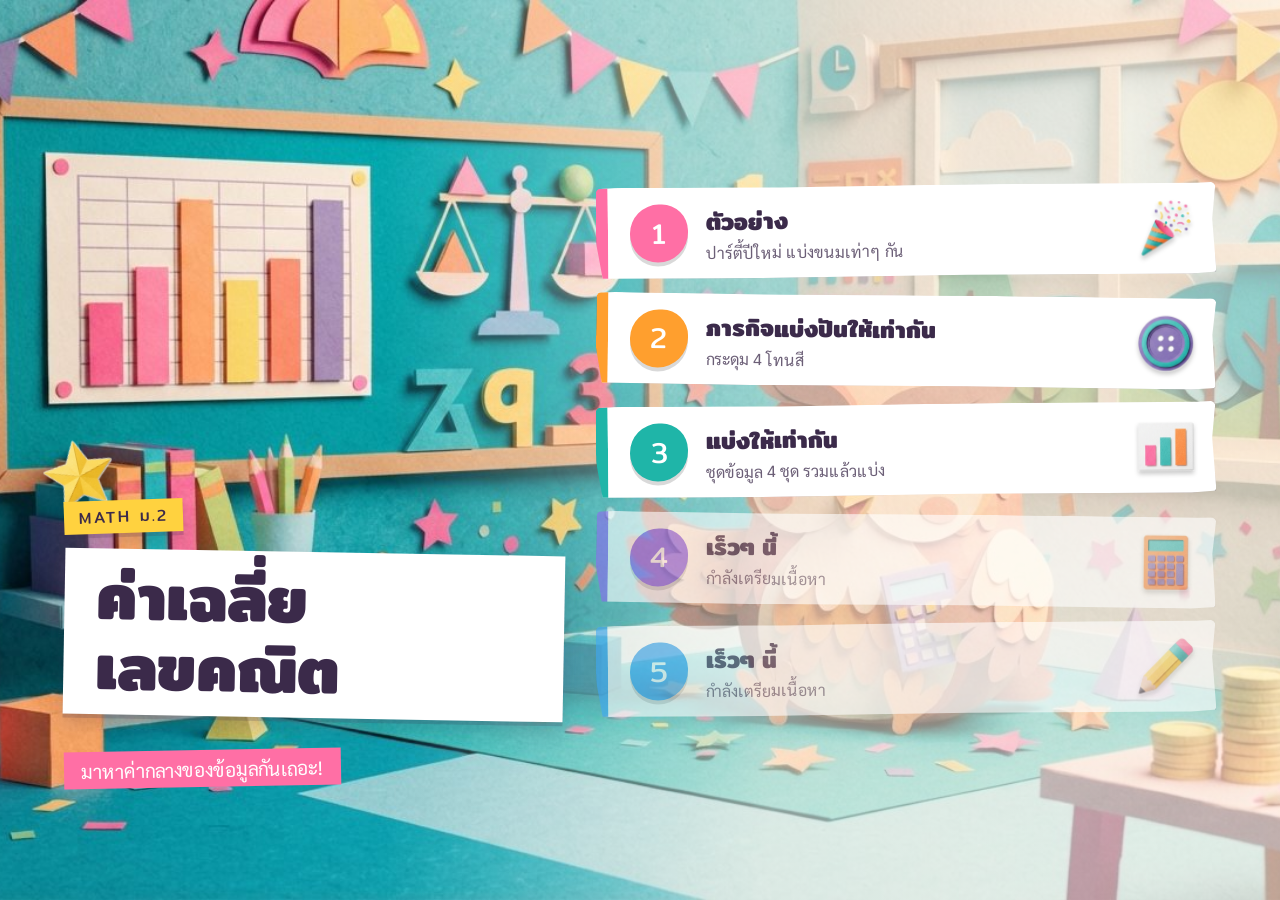
<file: index.html>
<!DOCTYPE html>
<html lang="th">
<head>
<meta charset="UTF-8">
<meta name="viewport" content="width=device-width, initial-scale=1">
<title>ค่าเฉลี่ยเลขคณิต | คณิตศาสตร์ ม.2</title>
<link rel="stylesheet" href="style.css">
<style>
  .hero {
    min-height: 100vh;
    display: grid;
    grid-template-columns: 1fr minmax(320px, 620px);
    gap: 32px;
    align-items: center;
    padding: 40px 5vw;
    background: linear-gradient(90deg, rgba(255,248,236,0) 30%, rgba(255,248,236,.55) 60%), url(img/hero.jpg) center / cover no-repeat;
  }
  .title { align-self: end; padding-bottom: 6vh; }
  .title .tag {
    display: inline-block; background: var(--yellow); padding: .25em .9em;
    font-family: 'Mitr'; letter-spacing: .15em; transform: rotate(-2deg); box-shadow: var(--shadow);
  }
  .title h1 {
    margin: .3em 0 .2em; font-size: clamp(2.2rem, 5vw, 4rem); line-height: 1.1;
    background: #fff; display: inline-block; padding: .2em .5em; transform: rotate(1deg);
    box-shadow: var(--shadow);
  }
  .title p { display: inline-block; background: var(--pink); color: #fff; padding: .3em .9em; font-size: 1.2rem; transform: rotate(-1deg); }

  .cards { display: flex; flex-direction: column; gap: 18px; }
  .card {
    display: flex; align-items: center; gap: 18px; padding: 16px 22px;
    text-decoration: none; color: var(--ink); background: #fff;
    border-left: 12px solid var(--c);
    transition: transform .15s;
  }
  .card:nth-child(odd) { transform: rotate(-.6deg); }
  .card:nth-child(even) { transform: rotate(.6deg); }
  a.card:hover { transform: rotate(0) scale(1.03); }
  .badge {
    flex: none; width: 58px; height: 58px; display: grid; place-items: center;
    font-size: 1.8rem; color: #fff; background: var(--c);
    border-radius: 50% 45% 52% 48%; box-shadow: 0 4px 0 rgba(0,0,0,.15);
  }
  .card h3 { margin: 0; font-size: 1.45rem; }
  .card p { margin: .1em 0 0; opacity: .75; }
  .card .ico { margin-left: auto; width: 56px; height: 56px; object-fit: contain; filter: drop-shadow(0 3px 2px rgba(0,0,0,.2)); }
  .deco { position: absolute; pointer-events: none; filter: drop-shadow(0 6px 6px rgba(0,0,0,.2)); }
  .title { position: relative; }
  .card.soon { opacity: .6; cursor: default; }

  @media (max-width: 900px) {
    .hero { grid-template-columns: 1fr; background-position: left top; }
    .title { padding-bottom: 0; }
  }
</style>
</head>
<body>
<main class="hero">
  <div class="title">
    <img class="deco" src="img/icons/star.png" alt="" style="width:70px; left:-20px; top:-60px; transform:rotate(-12deg)">
    <span class="tag">MATH ม.2</span><br>
    <h1>ค่าเฉลี่ยเลขคณิต</h1><br>
    <p>มาหาค่ากลางของข้อมูลกันเถอะ!</p>
  </div>

  <nav class="cards">
    <a class="card paper" href="example1.html" style="--c: var(--pink)">
      <span class="badge">1</span>
      <div><h3>ตัวอย่าง</h3><p>ปาร์ตี้ปีใหม่ แบ่งขนมเท่าๆ กัน</p></div>
      <img class="ico" src="img/icons/popper.png" alt="">
    </a>
    <a class="card paper" href="mission2.html" style="--c: var(--orange)">
      <span class="badge">2</span>
      <div><h3>ภารกิจแบ่งปันให้เท่ากัน</h3><p>กระดุม 4 โทนสี</p></div>
      <img class="ico" src="img/icons/button.png" alt="">
    </a>
    <a class="card paper" href="share3.html" style="--c: var(--teal)">
      <span class="badge">3</span>
      <div><h3>แบ่งให้เท่ากัน</h3><p>ชุดข้อมูล 4 ชุด รวมแล้วแบ่ง</p></div>
      <img class="ico" src="img/icons/chart.png" alt="">
    </a>
    <div class="card paper soon" style="--c: var(--purple)">
      <span class="badge">4</span>
      <div><h3>เร็วๆ นี้</h3><p>กำลังเตรียมเนื้อหา</p></div>
      <img class="ico" src="img/icons/calculator.png" alt="">
    </div>
    <div class="card paper soon" style="--c: var(--blue)">
      <span class="badge">5</span>
      <div><h3>เร็วๆ นี้</h3><p>กำลังเตรียมเนื้อหา</p></div>
      <img class="ico" src="img/icons/pencil.png" alt="">
    </div>
  </nav>
</main>
</body>
</html>
</file>
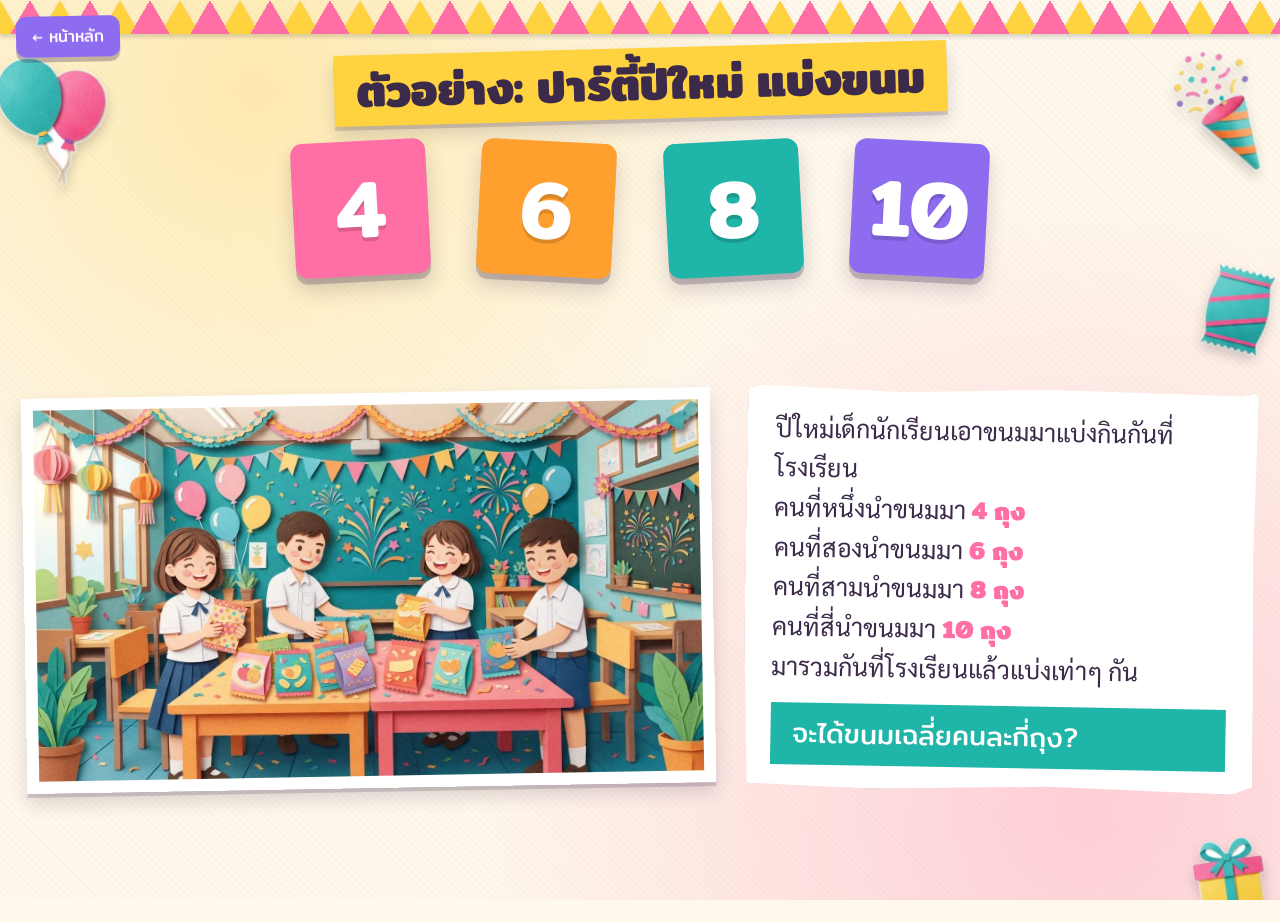
<file: example1.html>
<!DOCTYPE html>
<html lang="th">
<head>
<meta charset="UTF-8">
<meta name="viewport" content="width=device-width, initial-scale=1">
<title>ตัวอย่าง: ปาร์ตี้ปีใหม่แบ่งขนม | ค่าเฉลี่ย ม.2</title>
<link rel="stylesheet" href="style.css">
<style>
  .story { position: relative; flex: 1; min-height: 0; display: grid; grid-template-columns: 1.35fr 1fr;
    grid-template-rows: minmax(0, 1fr); gap: 32px; align-items: center; }
  .story img.scene { max-width: 100%; max-height: 100%; justify-self: center; display: block; border: 12px solid #fff; box-shadow: var(--shadow); transform: rotate(-1deg); }
  .story .paper { position: relative; padding: 2.5vh 28px; font-size: clamp(.95rem, 2.9vh, 1.55rem); line-height: 1.6; transform: rotate(1deg); }
  .story b { color: var(--pink); font-family: 'Mitr'; }
  .q { margin-top: .6em; }
</style>
</head>
<body class="screen">
<a class="btn back" href="index.html">← หน้าหลัก</a>
<div class="bunting"></div>

<div class="wrap">
  <img class="deco hide-sm" src="img/icons/balloons.png" alt="" style="width:110px; left:0; top:20px; transform:rotate(-8deg)">
  <img class="deco hide-sm" src="img/icons/popper.png" alt="" style="width:100px; right:10px; top:20px; transform:scaleX(-1) rotate(-10deg)">

  <h1><span>ตัวอย่าง: ปาร์ตี้ปีใหม่ แบ่งขนม</span></h1>

  <div class="nums">
    <div class="num" style="--c: var(--pink)">4</div>
    <div class="num" style="--c: var(--orange)">6</div>
    <div class="num" style="--c: var(--teal)">8</div>
    <div class="num" style="--c: var(--purple)">10</div>
  </div>

  <section class="story">
    <img class="deco" src="img/icons/snack.png" alt="" style="width:64px; right:-14px; top:-40px; transform:rotate(14deg); z-index:2">
    <img class="deco" src="img/icons/gift.png" alt="" style="width:72px; right:-10px; bottom:-44px; transform:rotate(-8deg); z-index:2">
    <img class="scene" src="img/party.jpg" alt="ภาพกระดาษตัดสีสดใส นักเรียนสี่คนนำถุงขนมมาวางรวมกันบนโต๊ะในงานปีใหม่ที่โรงเรียน">
    <div class="paper">
      ปีใหม่เด็กนักเรียนเอาขนมมาแบ่งกินกันที่โรงเรียน<br>
      คนที่หนึ่งนำขนมมา <b>4 ถุง</b><br>
      คนที่สองนำขนมมา <b>6 ถุง</b><br>
      คนที่สามนำขนมมา <b>8 ถุง</b><br>
      คนที่สี่นำขนมมา <b>10 ถุง</b><br>
      มารวมกันที่โรงเรียนแล้วแบ่งเท่าๆ กัน
      <div class="q">จะได้ขนมเฉลี่ยคนละกี่ถุง?</div>
    </div>
  </section>
</div>
</body>
</html>
</file>
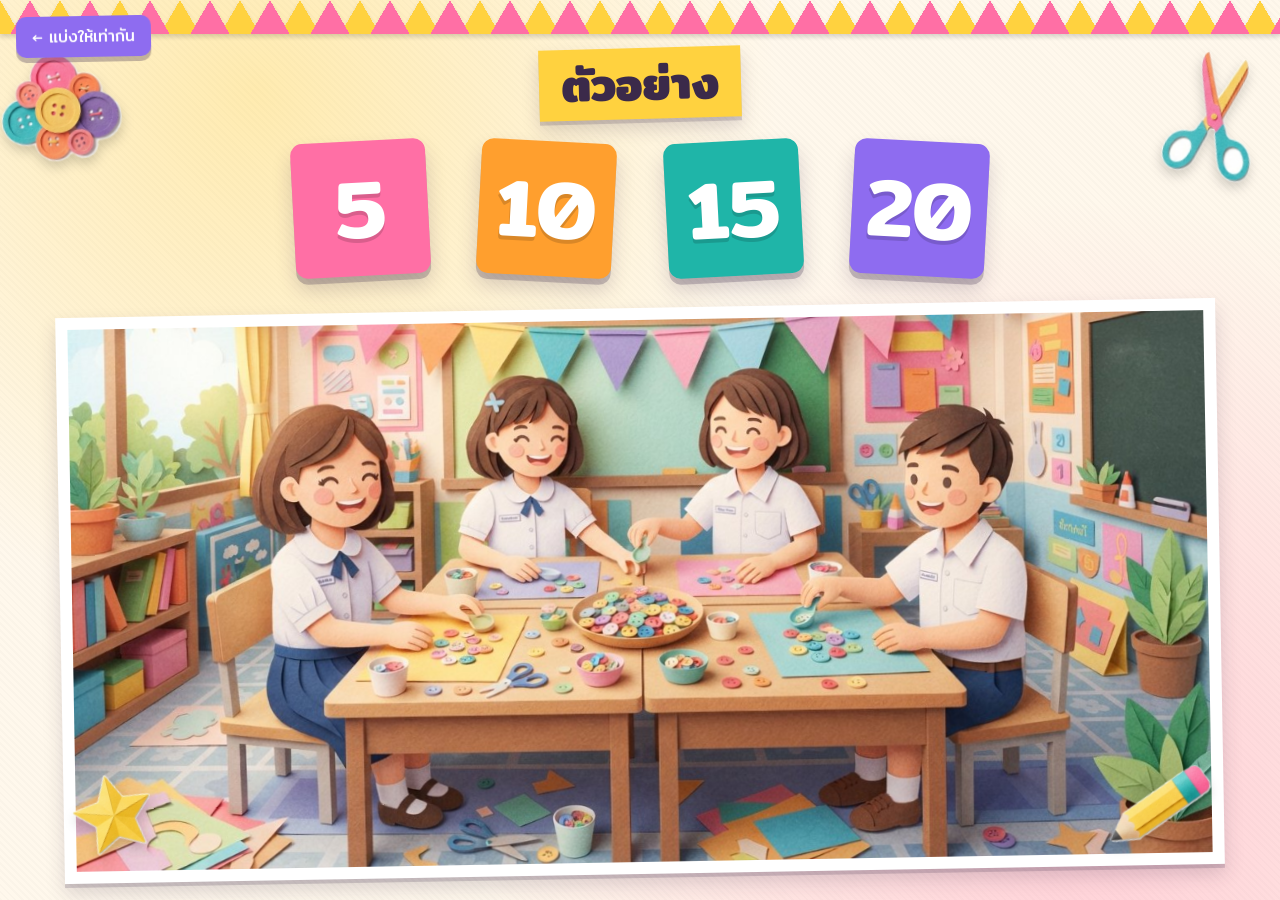
<file: example3.html>
<!DOCTYPE html>
<html lang="th">
<head>
<meta charset="UTF-8">
<meta name="viewport" content="width=device-width, initial-scale=1">
<title>ตัวอย่าง: แบ่งกระดุม | ค่าเฉลี่ย ม.2</title>
<link rel="stylesheet" href="style.css">
<style>
  .scene-wrap { position: relative; flex: 1; min-height: 0; display: grid; grid-template-rows: minmax(0, 1fr); justify-items: center; align-items: center; }
  .scene { max-width: 100%; max-height: 100%; display: block; border: 12px solid #fff; box-shadow: var(--shadow); transform: rotate(-1deg);
    animation: in .8s cubic-bezier(.3, 1.4, .5, 1) both .5s; }
  .num { animation: pop .6s cubic-bezier(.3, 1.8, .5, 1) both var(--d), bob 2.6s ease-in-out infinite alternate calc(var(--d) + .6s); }
  .deco { animation: float 3s ease-in-out infinite alternate; }
  .deco:nth-of-type(even) { animation-delay: -1.5s; }
  @keyframes pop { from { transform: scale(0) rotate(-40deg); } to { transform: scale(1) rotate(var(--rot)); } }
  @keyframes bob { from { transform: rotate(var(--rot)) translateY(0); } to { transform: rotate(var(--rot)) translateY(-6px); } }
  @keyframes in { from { transform: translateY(30vh) rotate(-6deg); opacity: 0; } to { transform: rotate(-1deg); opacity: 1; } }
  @keyframes float { from { translate: 0 0; } to { translate: 0 -10px; } }
  @media (prefers-reduced-motion: reduce) { * { animation: none !important; } }
</style>
</head>
<body class="screen">
<a class="btn back" href="share3.html">← แบ่งให้เท่ากัน</a>
<div class="bunting"></div>

<div class="wrap">
  <img class="deco hide-sm" src="img/icons/buttons-pile.png" alt="" style="width:120px; left:0; top:20px; transform:rotate(-8deg)">
  <img class="deco hide-sm" src="img/icons/scissors.png" alt="" style="width:90px; right:20px; top:20px; transform:rotate(12deg)">

  <h1><span>ตัวอย่าง</span></h1>

  <div class="nums">
    <div class="num" style="--c: var(--pink); --rot:-3deg; --d:.1s">5</div>
    <div class="num" style="--c: var(--orange); --rot:3deg; --d:.25s">10</div>
    <div class="num" style="--c: var(--teal); --rot:-3deg; --d:.4s">15</div>
    <div class="num" style="--c: var(--purple); --rot:3deg; --d:.55s">20</div>
  </div>

  <div class="scene-wrap">
    <img class="scene" src="img/buttons-scene.jpg" alt="ภาพกระดาษตัดสีสดใส นักเรียนสี่คนนั่งรอบโต๊ะ แบ่งกระดุมหลากสีเป็นกองเท่าๆ กัน">
    <img class="deco hide-sm" src="img/icons/star.png" alt="" style="width:80px; left:4%; bottom:4%; transform:rotate(-14deg)">
    <img class="deco hide-sm" src="img/icons/pencil.png" alt="" style="width:90px; right:4%; bottom:4%; transform:rotate(10deg)">
  </div>
</div>
</body>
</html>
</file>
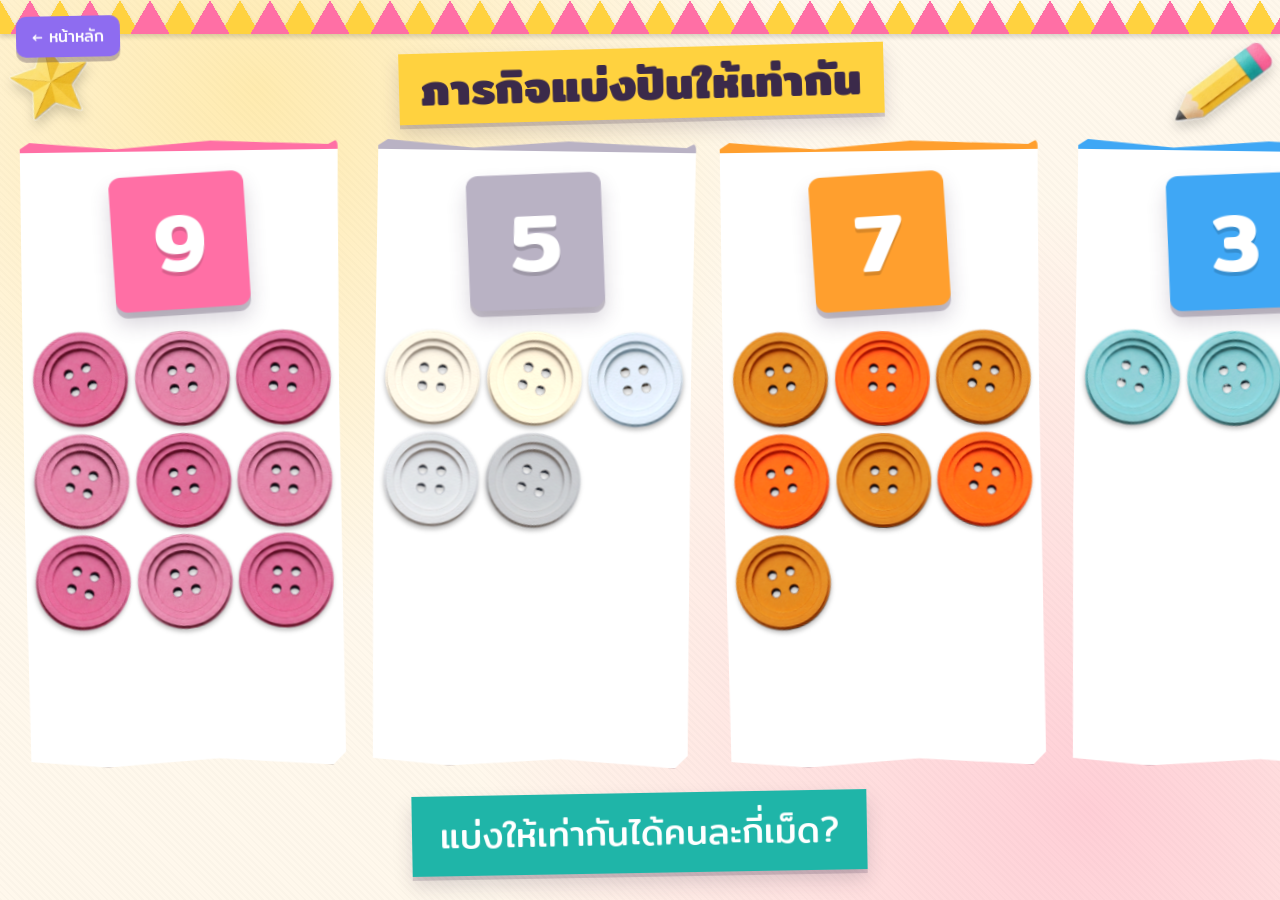
<file: mission2.html>
<!DOCTYPE html>
<html lang="th">
<head>
<meta charset="UTF-8">
<meta name="viewport" content="width=device-width, initial-scale=1">
<title>ภารกิจแบ่งปันให้เท่ากัน | ค่าเฉลี่ย ม.2</title>
<link rel="stylesheet" href="style.css">
<style>
  .groups { flex: 1; min-height: 0; display: grid; grid-template-columns: repeat(4, 1fr); gap: clamp(12px, 2.5vw, 36px); }
  .group { display: flex; flex-direction: column; align-items: center; gap: 2.5vh; padding: 2.5vh 10px;
    background: #fff; border-top: 10px solid var(--c); }
  .group { transform: rotate(var(--gr)); }
  .pile { display: grid; grid-template-columns: repeat(3, 10.5vh); gap: .8vh; justify-content: center; }
  .pile img { width: 10.5vh; height: 10.5vh; cursor: pointer; transform: rotate(var(--r));
    filter: var(--f) drop-shadow(0 3px 2px rgba(0,0,0,.25)); }
  .ask { flex: none; align-self: center; margin-top: 3vh; font-size: clamp(1.1rem, 4vh, 2.2rem); transform: rotate(-1deg); box-shadow: var(--shadow); }

  /* ---- motion: title swings in, cards rise, number cards pop, buttons drop in one by one,
          then everything idles gently. --d = start delay set per element by the script ---- */
  h1 span { animation: swing 1s cubic-bezier(.3, 1.5, .5, 1) both; transform-origin: top center; }
  .group { animation: rise .7s cubic-bezier(.3, 1.4, .5, 1) both var(--d); }
  .num { animation: pop .6s cubic-bezier(.3, 1.8, .5, 1) both var(--d), bob 2.6s ease-in-out infinite alternate calc(var(--d) + .6s); }
  .pile img { animation: drop .65s cubic-bezier(.3, 1.5, .5, 1) both var(--d), wobble 2.4s ease-in-out infinite alternate calc(var(--d) + .65s); }
  .ask { animation: slideUp .7s cubic-bezier(.3, 1.5, .5, 1) both var(--d), breathe 1.8s ease-in-out infinite alternate calc(var(--d) + .7s); }
  .deco { animation: float 3s ease-in-out infinite alternate; }
  .deco + .deco { animation-delay: -1.5s; }

  @keyframes swing { from { transform: rotate(-1.5deg) translateY(-120%) rotate(-12deg); opacity: 0; } to { transform: rotate(-1.5deg); opacity: 1; } }
  @keyframes rise { from { transform: translateY(60vh) rotate(calc(var(--gr) * 8)); } to { transform: rotate(var(--gr)); } }
  @keyframes pop { from { transform: scale(0) rotate(-40deg); } to { transform: scale(1) rotate(-3deg); } }
  @keyframes bob { from { transform: rotate(-3deg) translateY(0); } to { transform: rotate(2deg) translateY(-6px); } }
  @keyframes drop { from { transform: translateY(-30vh) rotate(calc(var(--r) - 200deg)) scale(.6); opacity: 0; }
                    to { transform: rotate(var(--r)); opacity: 1; } }
  @keyframes wobble { from { transform: rotate(calc(var(--r) - 6deg)); } to { transform: rotate(calc(var(--r) + 6deg)) translateY(-3px); } }
  @keyframes slideUp { from { transform: translateY(40vh) rotate(-1deg); } to { transform: rotate(-1deg); } }
  @keyframes breathe { from { transform: rotate(-1deg) scale(1); } to { transform: rotate(1deg) scale(1.05); } }
  @keyframes float { from { translate: 0 0; } to { translate: 0 -10px; } }

  @media (prefers-reduced-motion: reduce) { * { animation: none !important; } }
</style>
</head>
<body class="screen">
<a class="btn back" href="index.html">← หน้าหลัก</a>
<div class="bunting"></div>

<div class="wrap">
  <img class="deco hide-sm" src="img/icons/star.png" alt="" style="width:80px; left:10px; top:6px; transform:rotate(-12deg)">
  <img class="deco hide-sm" src="img/icons/pencil.png" alt="" style="width:90px; right:10px; top:4px; transform:rotate(8deg)">

  <h1><span>ภารกิจแบ่งปันให้เท่ากัน</span></h1>

  <section class="groups" id="groups"></section>

  <div class="q ask">แบ่งให้เท่ากันได้คนละกี่เม็ด?</div>
</div>

<script>
// shades: small shifts that stay inside each colour family
const GROUPS = [
  { n: 9, img: 'btn-pink', c: 'var(--pink)', label: 'กระดุมโทนสีชมพู',
    shades: ['brightness(1)', 'hue-rotate(-14deg) saturate(1.25)', 'hue-rotate(10deg) brightness(1.08)', 'saturate(.7) brightness(1.15)', 'hue-rotate(-6deg) brightness(.88)', 'saturate(1.4) brightness(.95)'] },
  { n: 5, img: 'btn-white', c: '#b9b2c4', label: 'กระดุมโทนสีขาว',
    shades: ['brightness(1)', 'sepia(.3) brightness(1.03)', 'sepia(.2) hue-rotate(170deg) saturate(1.6)', 'brightness(.9)', 'sepia(.4) saturate(1.2) brightness(1.02)'] },
  { n: 7, img: 'btn-orange', c: 'var(--orange)', label: 'กระดุมโทนสีส้ม',
    shades: ['brightness(1)', 'hue-rotate(-10deg) saturate(1.25)', 'hue-rotate(12deg) brightness(1.05)', 'saturate(.75) brightness(1.12)', 'brightness(.86)', 'hue-rotate(-5deg) saturate(1.4)'] },
  { n: 3, img: 'btn-blue', c: 'var(--blue)', label: 'กระดุมโทนสีฟ้า',
    shades: ['hue-rotate(-14deg) saturate(1.3)', 'brightness(1)', 'saturate(1.6) brightness(.9)'] },
];
let t = 0.5; // running start time (s) so groups, then their buttons, appear in order
const html = GROUPS.map((g, k) => {
  const gd = 0.3 + k * 0.2;
  const pile = Array.from({ length: g.n }, (_, i) => {
    t = Math.max(t, 1.3 + k * 0.25) + 0.09;
    const r = ((i + k * 5) * 53) % 40 - 20;
    const f = g.shades[(i * 3 + k) % g.shades.length];
    return `<img src="img/icons/${g.img}.png" alt="" style="--r:${r}deg;--f:${f};--d:${t.toFixed(2)}s">`;
  }).join('');
  return `<div class="group paper" style="--c:${g.c};--gr:${k % 2 ? .8 : -.8}deg;--d:${gd}s" aria-label="${g.label} ${g.n} เม็ด">
    <div class="num" style="--d:${gd + 0.45}s">${g.n}</div>
    <div class="pile">${pile}</div>
  </div>`;
}).join('');
document.getElementById('groups').innerHTML = html;
document.querySelector('.ask').style.setProperty('--d', `${(t + 0.5).toFixed(2)}s`);

// hover or tap a button to spin it. Uses the separate rotate/scale properties so the
// CSS drop/wobble animations on transform keep running (re-setting them would replay the drop)
const spin = e => {
  if (e.target.tagName !== 'IMG' || e.target.getAnimations().some(a => a.id === 'spin')) return;
  e.target.animate([{ rotate: '0deg', scale: 1 }, { rotate: '180deg', scale: 1.25 }, { rotate: '360deg', scale: 1 }],
    { duration: 600, easing: 'ease-in-out', id: 'spin' });
};
document.getElementById('groups').addEventListener('click', spin);
document.getElementById('groups').addEventListener('mouseover', spin);
</script>
</body>
</html>
</file>
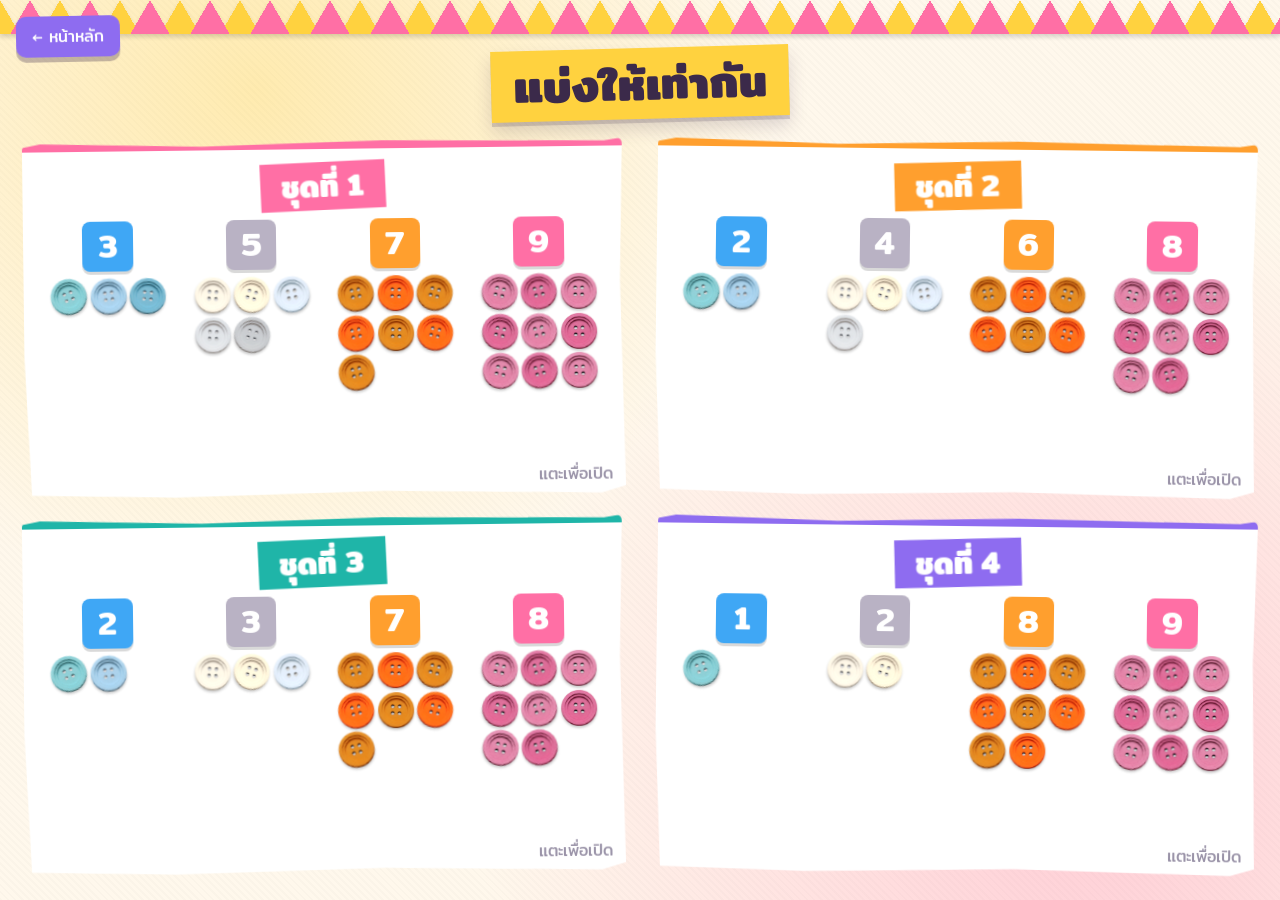
<file: share3.html>
<!DOCTYPE html>
<html lang="th">
<head>
<meta charset="UTF-8">
<meta name="viewport" content="width=device-width, initial-scale=1">
<title>แบ่งให้เท่ากัน | ค่าเฉลี่ย ม.2</title>
<link rel="stylesheet" href="style.css">
<style>
  /* ---------- overview: 4 data sets ---------- */
  .sets { flex: 1; min-height: 0; display: grid; grid-template-columns: 1fr 1fr; grid-template-rows: 1fr 1fr; gap: 2.5vh 2.5vw; }
  .set { position: relative; display: flex; flex-direction: column; align-items: center; padding: 1.4vh 1.5vw 1.6vh; cursor: pointer;
    background: #fff; border-top: 8px solid var(--c); transition: transform .2s; animation: rise .6s cubic-bezier(.3, 1.4, .5, 1) both var(--d); }
  .set:hover { transform: scale(1.03) rotate(var(--gr)); }
  .set h2 { margin: 0 0 1vh; font-size: 3.4vh; padding: 0 .7em; color: #fff; background: var(--c); transform: rotate(-2deg); }
  .mini { flex: 1; width: 100%; display: grid; grid-template-columns: repeat(4, 1fr); gap: 1vw; }
  .mcol { display: flex; flex-direction: column; align-items: center; gap: .8vh; }
  .mnum { font-family: 'Mitr'; font-weight: 600; font-size: 3.6vh; line-height: 1; color: #fff; background: var(--c);
    width: 5.6vh; height: 5.6vh; display: grid; place-items: center; border-radius: 8px; box-shadow: 0 3px 0 rgba(0,0,0,.15); }
  .mpile { display: grid; grid-template-columns: repeat(3, 4vh); gap: .4vh; }
  .mpile img { width: 4vh; height: 4vh; transform: rotate(var(--r)); filter: var(--f) drop-shadow(0 2px 1px rgba(0,0,0,.2)); }
  .tap-hint { position: absolute; right: 1vw; bottom: .8vh; font-size: 1.8vh; color: #9a93a8; font-family: 'Mitr'; }

  /* ---------- detail: one set zoomed to full screen ---------- */
  .detail { position: fixed; inset: 0; z-index: 20; display: flex; flex-direction: column;
    background: radial-gradient(circle at 20% 10%, rgba(255, 210, 63, .35), transparent 40%),
      radial-gradient(circle at 85% 90%, rgba(255, 111, 165, .3), transparent 45%), var(--paper);
    transform-origin: 0 0; will-change: transform; }
  .detail[hidden] { display: none; }
  .stage { position: relative; flex: 1; min-height: 0; display: grid; grid-template-columns: repeat(4, 1fr); gap: clamp(12px, 2.5vw, 36px); }
  .group { display: flex; flex-direction: column; align-items: center; padding: 2.5vh 10px; background: #fff;
    border-top: 10px solid var(--c); transform: rotate(var(--gr)); transition: opacity .5s; }
  .stage.pile .group { opacity: .55; }
  .num { perspective: 400px; }
  .num.flip { animation: flip .5s ease-in-out; }
  .layer { position: absolute; inset: 0; pointer-events: none; z-index: 2; }
  .bt { position: absolute; left: 0; top: 0; width: var(--s); height: var(--s);
    transition-property: transform; transition-timing-function: cubic-bezier(.45, 1.35, .5, 1); }
  .bt img { width: 100%; height: 100%; transform: rotate(var(--r)); filter: var(--f) drop-shadow(0 3px 2px rgba(0,0,0,.25));
    animation: pop .45s cubic-bezier(.3, 1.8, .5, 1) both var(--d), wobble 2.4s ease-in-out infinite alternate calc(var(--d) + .45s); }
  .layer.bump { animation: bump .45s ease-out; }
  .controls { flex: none; display: flex; justify-content: center; padding-top: 2.2vh; }
  .act { font-size: clamp(1.2rem, 4vh, 2.2rem); padding: .45em 1.6em; animation: breathe 1.6s ease-in-out infinite alternate; }
  .act:disabled { animation: none; }
  /* shown only after sharing: jump to the 5 10 15 20 example */
  .ex-btn { position: absolute; right: 2.5vw; bottom: 2.2vh; z-index: 5; font-size: clamp(1.1rem, 3.4vh, 1.9rem); padding: .45em 1.3em;
    visibility: hidden; transform: scale(0); transition: transform .45s cubic-bezier(.3, 1.8, .5, 1), visibility 0s .45s; }
  .ex-btn.show { visibility: visible; transform: rotate(-3deg) scale(1); transition: transform .45s cubic-bezier(.3, 1.8, .5, 1); }

  @keyframes rise { from { transform: translateY(40vh) rotate(calc(var(--gr) * 8)); opacity: 0; } to { transform: rotate(var(--gr)); opacity: 1; } }
  @keyframes pop { from { transform: scale(0) rotate(calc(var(--r) - 120deg)); } to { transform: scale(1) rotate(var(--r)); } }
  @keyframes wobble { from { transform: rotate(calc(var(--r) - 6deg)); } to { transform: rotate(calc(var(--r) + 6deg)); } }
  @keyframes flip { 50% { transform: rotateY(90deg) rotate(-3deg); } }
  @keyframes bump { 40% { transform: scale(1.05); } }
  @keyframes breathe { from { transform: rotate(-1deg) scale(1); } to { transform: rotate(1deg) scale(1.05); } }

  @media (prefers-reduced-motion: reduce) { * { animation: none !important; } .bt, .detail { transition: none !important; } }
</style>
</head>
<body class="screen">
<a class="btn back" href="index.html">← หน้าหลัก</a>
<div class="bunting"></div>
<div class="wrap">
  <h1><span>แบ่งให้เท่ากัน</span></h1>
  <section class="sets" id="sets"></section>
</div>

<div class="detail" id="detail" hidden>
  <button class="btn back" id="close">← ทุกชุด</button>
  <div class="bunting"></div>
  <div class="wrap">
    <h1><span id="dTitle"></span></h1>
    <section class="stage" id="stage"><div class="layer" id="layer"></div></section>
    <div class="controls"><button class="btn teal act" id="act">รวม</button></div>
    <a class="btn orange ex-btn" id="exBtn" href="example3.html">ตัวอย่าง</a>
  </div>
</div>

<script>
// colour order matches the worksheet table: ฟ้า ขาว ส้ม ชมพู
const TYPES = [
  { img: 'btn-blue', c: 'var(--blue)', label: 'สีฟ้า', shades: ['hue-rotate(-14deg) saturate(1.3)', 'brightness(1)', 'saturate(1.6) brightness(.9)', 'hue-rotate(10deg) brightness(1.05)'] },
  { img: 'btn-white', c: '#b9b2c4', label: 'สีขาว', shades: ['brightness(1)', 'sepia(.3) brightness(1.03)', 'sepia(.2) hue-rotate(170deg) saturate(1.6)', 'brightness(.9)', 'sepia(.4) saturate(1.2) brightness(1.02)'] },
  { img: 'btn-orange', c: 'var(--orange)', label: 'สีส้ม', shades: ['brightness(1)', 'hue-rotate(-10deg) saturate(1.25)', 'hue-rotate(12deg) brightness(1.05)', 'saturate(.75) brightness(1.12)', 'brightness(.86)', 'hue-rotate(-5deg) saturate(1.4)'] },
  { img: 'btn-pink', c: 'var(--pink)', label: 'สีชมพู', shades: ['brightness(1)', 'hue-rotate(-14deg) saturate(1.25)', 'hue-rotate(10deg) brightness(1.08)', 'saturate(.7) brightness(1.15)', 'hue-rotate(-6deg) brightness(.88)', 'saturate(1.4) brightness(.95)'] },
];
const SETS = [[3, 5, 7, 9], [2, 4, 6, 8], [2, 3, 7, 8], [1, 2, 8, 9]];
const SET_COLORS = ['var(--pink)', 'var(--orange)', 'var(--teal)', 'var(--purple)'];
const $ = id => document.getElementById(id);
const tilt = (i, k) => ((i + k * 5) * 53) % 40 - 20;
const shade = (t, i) => TYPES[t].shades[(i * 3 + t) % TYPES[t].shades.length];
const shuffle = a => { for (let i = a.length - 1; i > 0; i--) { const j = Math.floor(Math.random() * (i + 1)); [a[i], a[j]] = [a[j], a[i]]; } return a; };

// ---------- overview ----------
$('sets').innerHTML = SETS.map((set, k) => `
  <div class="set paper" role="button" tabindex="0" data-k="${k}" style="--c:${SET_COLORS[k]};--gr:${k % 2 ? .7 : -.7}deg;--d:${.2 + k * .15}s"
       aria-label="ชุดที่ ${k + 1}: ${set.map((n, t) => TYPES[t].label + ' ' + n).join(', ')}">
    <h2>ชุดที่ ${k + 1}</h2>
    <div class="mini">${set.map((n, t) => `
      <div class="mcol"><div class="mnum" style="--c:${TYPES[t].c}">${n}</div>
        <div class="mpile">${Array.from({ length: n }, (_, i) => `<img src="img/icons/${TYPES[t].img}.png" alt="" style="--r:${tilt(i, t)}deg;--f:${shade(t, i)}">`).join('')}</div>
      </div>`).join('')}</div>
    <span class="tap-hint">แตะเพื่อเปิด</span>
  </div>`).join('');

// ---------- detail ----------
let cur = -1, state = 'separate', buttons = [], busy = false, tile = null;

function build(k) {
  const set = SETS[k];
  $('dTitle').textContent = `ชุดที่ ${k + 1}`;
  $('stage').querySelectorAll('.group').forEach(g => g.remove());
  $('stage').insertAdjacentHTML('afterbegin', set.map((n, t) => `
    <div class="group paper" style="--c:${TYPES[t].c};--gr:${t % 2 ? .8 : -.8}deg">
      <div class="num" style="--c:${TYPES[t].c}">${n}</div></div>`).join(''));
  buttons = [];
  set.forEach((n, t) => { for (let i = 0; i < n; i++) buttons.push({ t, i, r: tilt(i, t) }); });
  $('layer').innerHTML = buttons.map((b, j) =>
    `<div class="bt"><img src="img/icons/${TYPES[b.t].img}.png" alt="" style="--r:${b.r}deg;--f:${shade(b.t, b.i)};--d:${(.05 + j * .04).toFixed(2)}s"></div>`).join('');
  buttons.forEach((b, j) => b.el = $('layer').children[j]);
  state = 'separate';
  setAct('รวม', false);
}

// where every button sits for the current state (pixels inside the stage)
function layout(instant, delayOf = () => 0, dur = .8) {
  const stage = $('stage'), sr = stage.getBoundingClientRect();
  const cols = [...stage.querySelectorAll('.group')].map(g => {
    const r = g.getBoundingClientRect(), nr = g.querySelector('.num').getBoundingClientRect();
    return { cx: r.left - sr.left + r.width / 2, top: nr.bottom - sr.top, w: r.width, h: r.bottom - nr.bottom };
  });
  const gap = Math.max(4, innerHeight * .008);
  const s = Math.min(innerHeight * .105, (cols[0].w - 24 - 2 * gap) / 3, (cols[0].h - 3 * gap - 20) / 3);
  $('layer').style.setProperty('--s', s + 'px');
  const slot = (c, k) => [cols[c].cx + ((k % 3) - 1) * (s + gap) - s / 2, cols[c].top + 2 * gap + Math.floor(k / 3) * (s + gap)];
  buttons.forEach((b, j) => {
    let x, y;
    if (state === 'separate') [x, y] = slot(b.t, b.i);
    else if (state === 'pile') {
      // golden-angle spiral: a round heap in the middle of the stage
      const a = b.p * 2.39996, rad = s * .52 * Math.sqrt(b.p + .3);
      x = sr.width / 2 + Math.cos(a) * rad - s / 2; y = sr.height / 2 + Math.sin(a) * rad * .85 - s / 2;
    } else [x, y] = slot(b.p % 4, Math.floor(b.p / 4));   // dealt round-robin: equal share per column
    b.el.style.transitionDuration = instant ? '0s' : dur + 's';
    b.el.style.transitionDelay = instant ? '0s' : delayOf(b, j) + 's';
    b.el.style.zIndex = state === 'pile' ? 100 - b.p : 1;
    b.el.style.transform = `translate(${x}px, ${y}px) rotate(${b.spin || 0}deg)`;
  });
}

function setAct(text, disabled) { $('act').textContent = text; $('act').disabled = disabled; $('exBtn').classList.toggle('show', text === 'เริ่มใหม่' && !disabled); }
// value(t) = what card t shows; it flips to the new text half-way through
function setNums(value) {
  $('stage').querySelectorAll('.num').forEach((n, t) => {
    n.classList.remove('flip'); void n.offsetWidth; n.classList.add('flip');
    setTimeout(() => n.textContent = value(t), 250);
  });
}
const after = (ms, fn) => { busy = true; setTimeout(() => { busy = false; fn(); }, ms); };

$('act').onclick = () => {
  if (busy) return;
  const n = buttons.length;
  if (state === 'separate') {            // รวม: everything flies to one mixed heap
    shuffle([...Array(n).keys()]).forEach((p, j) => { buttons[j].p = p; buttons[j].spin = (Math.random() < .5 ? -1 : 1) * (180 + Math.random() * 360); });
    state = 'pile'; $('stage').classList.add('pile'); setNums(() => '?'); setAct('รวม', true);
    layout(false, b => b.p * .035, .9);
    after(n * 35 + 950, () => { $('layer').classList.remove('bump'); void $('layer').offsetWidth; $('layer').classList.add('bump'); setAct('แบ่งให้เท่ากัน', false); });
  } else if (state === 'pile') {         // แบ่งให้เท่ากัน: deal from the heap one by one, round-robin
    state = 'divided'; $('stage').classList.remove('pile'); setAct('แบ่งให้เท่ากัน', true);
    buttons.forEach(b => b.spin = (b.spin || 0) + (Math.random() < .5 ? -360 : 360));
    layout(false, b => b.p * .09, .75);
    after(n * 90 + 800, () => { setNums(() => n / 4); setAct('เริ่มใหม่', false); });
  } else {                               // เริ่มใหม่: back to each colour's own column
    state = 'separate'; setNums(t => SETS[cur][t]); setAct('เริ่มใหม่', true);
    buttons.forEach(b => b.spin = 0);
    layout(false, (b, j) => j * .025, .8);
    after(n * 25 + 850, () => setAct('รวม', false));
  }
};

function open(k) {
  tile = $('sets').children[k]; cur = k;
  build(k);
  const r = tile.getBoundingClientRect(), d = $('detail');
  d.hidden = false;
  d.style.transition = 'none';
  d.style.transform = `translate(${r.left}px, ${r.top}px) scale(${r.width / innerWidth}, ${r.height / innerHeight})`;
  d.style.opacity = .3;
  $('layer').style.visibility = 'hidden';
  void d.offsetWidth;
  d.style.transition = 'transform .6s cubic-bezier(.3, 1.1, .4, 1), opacity .35s';
  d.style.transform = 'none'; d.style.opacity = 1;
  after(620, () => {
    layout(true);
    // replay the pop-in now that the zoom has finished (it ran unseen while hidden)
    $('layer').querySelectorAll('img').forEach(i => { i.style.animation = 'none'; void i.offsetWidth; i.style.animation = ''; });
    $('layer').style.visibility = 'visible';
  });
}
function close() {
  if (busy || !tile) return;
  const r = tile.getBoundingClientRect(), d = $('detail');
  $('layer').style.visibility = 'hidden';
  d.style.transform = `translate(${r.left}px, ${r.top}px) scale(${r.width / innerWidth}, ${r.height / innerHeight})`;
  d.style.opacity = 0;
  after(600, () => { d.hidden = true; cur = -1; });
}
$('sets').addEventListener('click', e => { const t = e.target.closest('.set'); if (t && !busy) open(+t.dataset.k); });
$('sets').addEventListener('keydown', e => { const t = e.target.closest('.set'); if (t && (e.key === 'Enter' || e.key === ' ')) { e.preventDefault(); open(+t.dataset.k); } });
$('close').onclick = close;
addEventListener('keydown', e => { if (e.key === 'Escape' && cur >= 0) close(); });
addEventListener('resize', () => { if (cur >= 0 && !busy) layout(true); });

// self-check: every set shares out evenly between 4 people
console.assert(SETS.every(s => s.reduce((a, b) => a + b) % 4 === 0), 'a data set does not divide evenly by 4');
</script>
</body>
</html>
</file>
<file: style.css>
/* Paper cutout theme shared by every page */
@import url('https://fonts.googleapis.com/css2?family=Mitr:wght@400;600&family=Sarabun:wght@400;600&display=swap');

:root {
  --pink: #ff6fa5;
  --orange: #ff9f2e;
  --yellow: #ffd23f;
  --teal: #1fb5a8;
  --purple: #8e6cf0;
  --blue: #3fa7f5;
  --ink: #3b2a4a;
  --paper: #fff8ec;
  --shadow: 0 4px 0 rgba(59, 42, 74, .18), 0 10px 18px rgba(59, 42, 74, .18);
}

* { box-sizing: border-box; }

body {
  margin: 0;
  font-family: 'Sarabun', sans-serif;
  color: var(--ink);
  min-height: 100vh;
  /* paper grain: two soft noise-like gradients over a warm base */
  background:
    radial-gradient(circle at 20% 10%, rgba(255, 210, 63, .35), transparent 40%),
    radial-gradient(circle at 85% 90%, rgba(255, 111, 165, .3), transparent 45%),
    repeating-linear-gradient(45deg, rgba(0,0,0,.015) 0 2px, transparent 2px 5px),
    var(--paper);
}

h1, h2, h3, .btn, .badge { font-family: 'Mitr', sans-serif; }

/* A sheet of cut paper: slightly uneven edges + stacked shadow */
.paper {
  background: #fff;
  border-radius: 6px;
  box-shadow: var(--shadow);
  clip-path: polygon(0 1%, 3% 0, 30% 1.2%, 60% 0, 97% .8%, 100% 0, 99.4% 40%, 100% 98%, 96% 100%, 60% 98.8%, 25% 100%, 1% 99%, 0 60%);
}

.btn {
  display: inline-block;
  border: 0;
  cursor: pointer;
  font-size: 1.15rem;
  padding: .7em 1.4em;
  color: #fff;
  background: var(--pink);
  border-radius: 10px;
  box-shadow: 0 5px 0 rgba(59, 42, 74, .3);
  text-decoration: none;
  transform: rotate(-1deg);
  transition: transform .15s, box-shadow .15s;
}
.btn:hover { transform: rotate(0) translateY(-2px); }
.btn:active { transform: translateY(3px); box-shadow: 0 2px 0 rgba(59, 42, 74, .3); }
.btn:disabled { opacity: .45; cursor: default; transform: none; }
.btn.teal { background: var(--teal); }
.btn.purple { background: var(--purple); }
.btn.orange { background: var(--orange); }

.back {
  position: fixed; top: 16px; left: 16px; z-index: 10;
  font-size: 1rem; padding: .5em 1em; background: var(--purple);
}

/* Lesson pages: one screen, no scrolling; sizes come from the viewport height */
html:has(body.screen) { overflow: hidden; }
body.screen { height: 100vh; overflow: hidden; display: flex; flex-direction: column; }
.screen .bunting { flex: none; }
.screen .wrap { position: relative; flex: 1; min-height: 0; width: 100%; max-width: 1300px; margin: 0 auto;
  padding: 1.5vh 24px 3vh; display: flex; flex-direction: column; }
.screen h1 { flex: none; text-align: center; font-size: clamp(1.3rem, 5vh, 2.8rem); margin: 0 0 2.5vh; }
.screen h1 span { background: var(--yellow); padding: 0 .5em; display: inline-block; transform: rotate(-1.5deg); box-shadow: var(--shadow); }

/* Big number cards (data set) */
.nums { flex: none; display: flex; justify-content: center; gap: clamp(16px, 4vw, 60px); margin-bottom: 3.5vh; }
.num { width: 15vh; height: 15vh; display: grid; place-items: center; font-family: 'Mitr'; font-weight: 600;
  font-size: 9vh; color: #fff; background: var(--c); border-radius: 12px;
  box-shadow: 0 6px 0 rgba(59, 42, 74, .25), 0 12px 20px rgba(59, 42, 74, .2);
  text-shadow: 0 4px 0 rgba(0, 0, 0, .15); }
.num:nth-child(odd) { transform: rotate(-3deg); }
.num:nth-child(even) { transform: rotate(3deg); }

/* Question strip */
.q { background: var(--teal); color: #fff; padding: .35em .8em; font-family: 'Mitr'; font-size: 1.1em; }

/* Paper sticker decorations */
.deco { position: absolute; pointer-events: none; filter: drop-shadow(0 6px 6px rgba(0,0,0,.18)); }
@media (max-width: 800px) { .deco.hide-sm { display: none; } }

/* Paper confetti strip used as a decorative top border */
.bunting {
  height: 34px;
  background:
    conic-gradient(from 150deg at 50% 0, var(--pink) 0 60deg, transparent 0) 0 0 / 60px 34px,
    conic-gradient(from 150deg at 50% 0, var(--yellow) 0 60deg, transparent 0) 30px 0 / 60px 34px;
  filter: drop-shadow(0 3px 2px rgba(0,0,0,.15));
}
</file>
